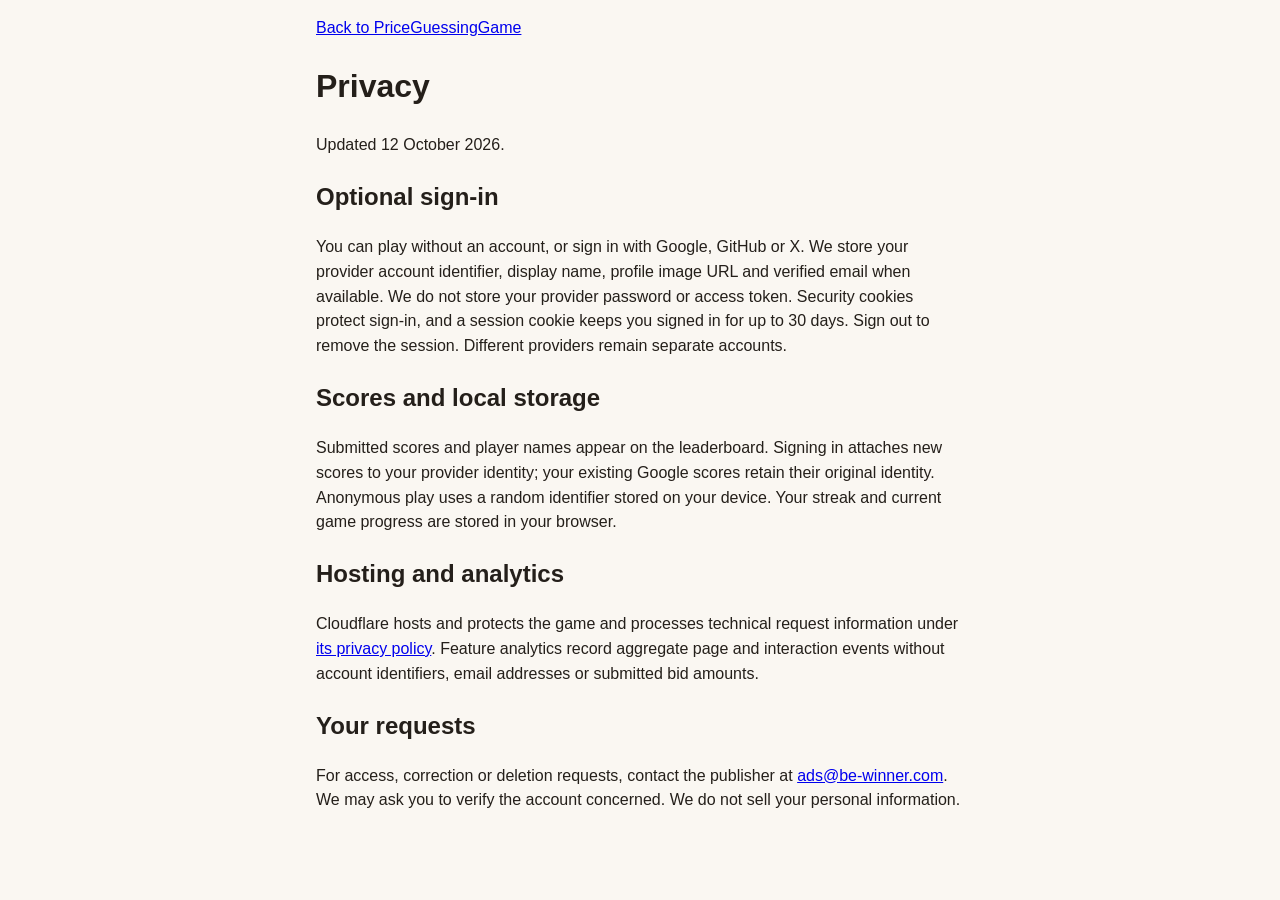
<file: privacy.html>
<!doctype html>
<html lang="en">
<head>
  <meta charset="utf-8">
  <meta name="viewport" content="width=device-width,initial-scale=1">
  <title>Privacy | PriceGuessingGame</title>
  <link rel="canonical" href="https://priceguessinggame.com/privacy">
  <link rel="stylesheet" href="/style.css">
</head>
<body>
<main class="wrap">
  <p><a href="/">Back to PriceGuessingGame</a></p>
  <h1>Privacy</h1>
  <p>Updated 12 October 2026.</p>
  <h2>Optional sign-in</h2>
  <p>You can play without an account, or sign in with Google, GitHub or X. We store your provider account identifier, display name, profile image URL and verified email when available. We do not store your provider password or access token. Security cookies protect sign-in, and a session cookie keeps you signed in for up to 30 days. Sign out to remove the session. Different providers remain separate accounts.</p>
  <h2>Scores and local storage</h2>
  <p>Submitted scores and player names appear on the leaderboard. Signing in attaches new scores to your provider identity; your existing Google scores retain their original identity. Anonymous play uses a random identifier stored on your device. Your streak and current game progress are stored in your browser.</p>
  <h2>Hosting and analytics</h2>
  <p>Cloudflare hosts and protects the game and processes technical request information under <a href="https://www.cloudflare.com/privacypolicy/">its privacy policy</a>. Feature analytics record aggregate page and interaction events without account identifiers, email addresses or submitted bid amounts.</p>
  <h2>Your requests</h2>
  <p>For access, correction or deletion requests, contact the publisher at <a href="mailto:ads@be-winner.com">ads@be-winner.com</a>. We may ask you to verify the account concerned. We do not sell your personal information.</p>
</main>
</body>
</html>
</file>
<file: style.css>
/* Price Guessing Game — styles
 * Mobile-first, warm auction vibe, zero external requests (system font stack).
 */
:root {
  --bg: #faf7f2;
  --card: #ffffff;
  --ink: #241f1a;
  --muted: #7a6f63;
  --accent: #e8590c;
  --accent-dark: #c94a08;
  --accent-soft: #ffe8d9;
  --line: #e9e0d4;
  --green: #2f9e44;
  --yellow: #e8b004;
  --orange: #f08c00;
  --red: #e03131;
  --radius: 16px;
  --shadow: 0 4px 20px rgba(60, 40, 20, 0.08);
}

* { box-sizing: border-box; }

[hidden] { display: none !important; }

html { -webkit-text-size-adjust: 100%; }

body {
  margin: 0;
  background: var(--bg);
  color: var(--ink);
  font-family: -apple-system, BlinkMacSystemFont, "Segoe UI", Roboto, "Helvetica Neue", Arial, sans-serif;
  line-height: 1.55;
}

.wrap { max-width: 680px; margin: 0 auto; padding: 0 16px; }

.skip {
  position: absolute; left: -9999px; top: 0;
  background: var(--accent); color: #fff; padding: 8px 14px; border-radius: 0 0 8px 0; z-index: 99;
}
.skip:focus { left: 0; }

/* ---------- Header ---------- */
.site-header {
  background: var(--card);
  border-bottom: 3px solid var(--accent);
  position: sticky; top: 0; z-index: 10;
}
.header-inner { display: flex; align-items: center; justify-content: space-between; padding: 10px 16px; }
.brand { font-size: 1.05rem; font-weight: 800; text-decoration: none; color: var(--ink); letter-spacing: -0.02em; }
.brand span { color: var(--accent); }
.site-nav a { color: var(--muted); text-decoration: none; font-size: 0.9rem; margin-left: 16px; }
.site-nav a:hover { color: var(--accent); }
.auth-area { display: flex; align-items: center; gap: 10px; margin-left: 18px; min-height: 32px; }
.oauth-buttons { display: flex; align-items: center; gap: 6px; flex-wrap: wrap; }
.oauth-button { display: inline-block; border: 1px solid var(--line); border-radius: 999px; padding: 4px 9px; color: var(--ink); background: var(--card); font-size: 0.72rem; font-weight: 600; text-decoration: none; white-space: nowrap; }
.oauth-button:hover { border-color: var(--accent); color: var(--accent-dark); }
.user-chip { display: inline-flex; align-items: center; gap: 7px; font-size: 0.85rem; font-weight: 600; color: var(--ink); }
.user-pic { width: 26px; height: 26px; border-radius: 50%; border: 2px solid var(--accent-soft, #ffd8a8); }
.logout-btn {
  border: 1px solid var(--muted); background: none; color: var(--muted);
  font-size: 0.75rem; padding: 3px 9px; border-radius: 999px; cursor: pointer;
}
.logout-btn:hover { color: var(--accent); border-color: var(--accent); }
@media (max-width: 640px) {
  .site-nav a:first-child { display: none; }
  .auth-area { margin-left: 10px; }
}

/* ---------- Hero ---------- */
.hero { text-align: center; padding: 28px 16px 8px; }
.hero h1 {
  margin: 0 0 6px;
  font-size: clamp(1.8rem, 6vw, 2.6rem);
  letter-spacing: -0.03em;
}
.tagline { margin: 0 auto; max-width: 34em; color: var(--muted); font-size: 1.02rem; }
.tagline strong { color: var(--ink); }

.stats { display: flex; justify-content: center; gap: 12px; margin-top: 18px; flex-wrap: wrap; }
.stat {
  background: var(--card); border: 1px solid var(--line); border-radius: 12px;
  padding: 8px 18px; min-width: 92px; box-shadow: var(--shadow);
}
.stat-num { display: block; font-size: 1.3rem; font-weight: 800; }
.stat-label { font-size: 0.75rem; color: var(--muted); }

/* ---------- Game ---------- */
.game { padding: 20px 16px 8px; }

.unit-head { display: flex; justify-content: space-between; align-items: flex-end; margin-bottom: 12px; }
.unit-title { font-weight: 800; font-size: 1.15rem; }
.unit-date { color: var(--muted); font-size: 0.85rem; }

.progress { display: flex; gap: 6px; padding-bottom: 4px; }
.dot {
  width: 12px; height: 12px; border-radius: 50%;
  background: var(--line); display: inline-block; transition: transform 0.15s;
}
.dot-current { transform: scale(1.35); box-shadow: 0 0 0 2px var(--accent-soft); }
.dot-t-green { background: var(--green); }
.dot-t-yellow { background: var(--yellow); }
.dot-t-orange { background: var(--orange); }
.dot-t-red { background: var(--red); }
.unit-side { display: flex; flex-direction: column; align-items: flex-end; gap: 8px; }
.closer-entry {
  border: 1px dashed var(--accent); background: var(--accent-soft); color: var(--accent-dark);
  font-size: 0.78rem; font-weight: 700; padding: 4px 10px; border-radius: 999px; cursor: pointer;
}
.closer-entry:hover { background: var(--accent); color: #fff; }

/* ---------- Close Call mode ---------- */
.closer-card { text-align: center; }
.closer-title { margin: 0 0 6px; font-size: 1.3rem; }
.closer-sub { color: var(--muted); margin: 0 0 14px; font-size: 0.92rem; }
.closer-history { list-style: none; margin: 14px 0 0; padding: 0; display: flex; flex-direction: column; gap: 6px; }
.closer-history li {
  display: flex; align-items: center; justify-content: center; gap: 12px;
  font-size: 1.05rem; font-weight: 700; padding: 8px 12px; border-radius: 8px;
}
.cl-guess { min-width: 90px; text-align: right; }
.cl-arrow { min-width: 22px; text-align: center; }
.cl-off { font-size: 0.78rem; font-weight: 600; opacity: 0.85; min-width: 84px; text-align: left; }
.cl-green { background: #d3f9d8; color: #2b8a3e; }
.cl-yellow { background: #fff3bf; color: #e67700; }
.cl-red { background: #ffe3e3; color: #c92a2a; }
.closer-stats-line { font-size: 0.85rem; color: var(--muted); margin: 14px 0 0; }
.mode-btns { display: flex; gap: 6px; flex-wrap: nowrap; justify-content: flex-end; overflow-x: auto; max-width: 100%; }

/* Close Call guess distribution (Wordle-style bars) */
.closer-dist { list-style: none; margin: 12px 0 0; padding: 0; display: flex; flex-direction: column; gap: 4px; max-width: 340px; margin-left: auto; margin-right: auto; }
.closer-dist .cd-title { font-size: 0.78rem; font-weight: 700; color: var(--muted); text-transform: uppercase; letter-spacing: 0.05em; margin-bottom: 2px; }
.closer-dist li { display: flex; align-items: center; gap: 8px; font-size: 0.85rem; }
.cd-label { font-weight: 800; min-width: 14px; text-align: right; color: var(--ink); }
.cd-bar-wrap { flex: 1; background: var(--line); border-radius: 4px; overflow: hidden; }
.cd-bar { display: block; height: 16px; background: var(--green); border-radius: 4px; }
.cd-count { min-width: 22px; font-weight: 700; color: var(--ink); }

/* Battle Royale */
.br-round-line { font-size: 0.95rem; font-weight: 800; color: var(--accent-dark); background: var(--accent-soft); border-radius: 999px; padding: 6px 14px; display: inline-block; margin: 0 0 12px; }
.br-challenge { font-size: 0.92rem; font-weight: 800; color: #fff; background: var(--accent); border-radius: 8px; padding: 8px 12px; margin: 0 0 10px; }
.br-result .btn-primary { margin-top: 12px; }
.br-prog { text-transform: none; letter-spacing: 0; color: var(--muted); font-weight: 700; }
.br-result { margin: 10px 0 0; }
.br-board-wrap { margin-top: 16px; }
.br-board-title { font-size: 0.85rem; font-weight: 800; color: var(--muted); text-transform: uppercase; letter-spacing: 0.05em; margin: 0 0 8px; }
.br-board li { justify-content: flex-start; text-align: left; background: var(--bg); border: 1px solid var(--line); }
.br-board .lb-name { flex: 1; text-align: left; overflow: hidden; text-overflow: ellipsis; white-space: nowrap; }
.br-board .lb-meta { font-size: 0.75rem; }
.br-board .lb-pts { font-size: 0.9rem; }

.card {
  background: var(--card); border: 1px solid var(--line); border-radius: var(--radius);
  box-shadow: var(--shadow); padding: 22px 20px; text-align: center;
}

.item-emoji { font-size: 3.4rem; line-height: 1.15; margin-bottom: 6px; }
.item-name { margin: 0 0 4px; font-size: 1.25rem; letter-spacing: -0.01em; }
.item-desc { color: var(--muted); margin: 0 0 18px; font-size: 0.95rem; }

.bid-row { display: flex; gap: 8px; justify-content: center; align-items: stretch; flex-wrap: wrap; }
.bid-label { width: 100%; font-size: 0.8rem; color: var(--muted); text-transform: uppercase; letter-spacing: 0.06em; margin-bottom: 2px; }
.bid-input-wrap {
  position: relative; display: flex; align-items: center;
  border: 2px solid var(--line); border-radius: 12px; background: #fff;
  transition: border-color 0.15s;
}
.bid-input-wrap:focus-within { border-color: var(--accent); }
.bid-prefix { padding-left: 14px; color: var(--muted); font-weight: 700; }
.bid-input-wrap input {
  border: none; outline: none; font-size: 1.15rem; font-weight: 700;
  padding: 12px 14px; width: 140px; background: transparent; color: var(--ink);
  font-family: inherit;
}
.bid-input-wrap input::-webkit-outer-spin-button,
.bid-input-wrap input::-webkit-inner-spin-button { -webkit-appearance: none; margin: 0; }
.bid-input-wrap input[type="number"] { -moz-appearance: textfield; appearance: textfield; }

.btn {
  border: none; border-radius: 12px; font-size: 1rem; font-weight: 700;
  padding: 13px 22px; cursor: pointer; font-family: inherit; transition: transform 0.1s, background 0.15s;
}
.btn:active { transform: scale(0.97); }
.btn-primary { background: var(--accent); color: #fff; }
.btn-primary:hover { background: var(--accent-dark); }
.btn-ghost { background: transparent; color: var(--accent); border: 2px solid var(--accent); padding: 11px 20px; }
.btn-ghost:hover { background: var(--accent-soft); }

.bid-hint { color: var(--red); font-size: 0.85rem; min-height: 1.2em; margin: 10px 0 0; }

/* ---------- Reveal ---------- */
.reveal-tier { font-size: 1.5rem; font-weight: 800; margin-bottom: 4px; }
.t-green { color: var(--green); }
.t-yellow { color: #b98a00; }
.t-orange { color: var(--orange); }
.t-red { color: var(--red); }
.reveal-price { font-size: 2.6rem; font-weight: 800; letter-spacing: -0.03em; margin: 2px 0 6px; }
.reveal-line { color: var(--muted); font-size: 0.95rem; }
.reveal-label { margin-top: 2px; font-weight: 700; }
.reveal-score { color: var(--muted); margin: 6px 0 16px; font-size: 1.05rem; }

/* ---------- Results ---------- */
.results-title { margin: 0 0 4px; font-size: 1.4rem; }
.results-score { font-size: 2.2rem; font-weight: 800; color: var(--accent); margin-bottom: 14px; letter-spacing: -0.02em; }
.results-list { list-style: none; padding: 0; margin: 0 0 18px; text-align: left; }
.results-list li {
  display: flex; align-items: center; gap: 10px;
  padding: 9px 12px; border-radius: 10px; margin-bottom: 6px;
  background: var(--bg); border: 1px solid var(--line); font-size: 0.92rem;
}
.rl-emoji { font-size: 1rem; flex-shrink: 0; }
.rl-name { flex: 1; min-width: 0; overflow: hidden; text-overflow: ellipsis; white-space: nowrap; }
.rl-pts { font-weight: 800; flex-shrink: 0; color: var(--muted); }

.results-card .btn-primary { width: 100%; }
.share-hint { color: var(--green); font-size: 0.9rem; min-height: 1.3em; margin: 8px 0; white-space: pre-line; }
.results-card .btn-ghost { width: 100%; margin-top: 8px; }
.countdown { margin-top: 16px; color: var(--muted); font-size: 0.95rem; }

/* ---------- Rank & identity ---------- */
.rank-line {
  margin: 0 0 14px; padding: 9px 12px;
  background: var(--accent-soft); border-radius: 10px;
  font-weight: 700; color: var(--accent-dark); font-size: 0.98rem;
}
.name-chip {
  display: inline-block; margin: 4px 0 0; padding: 4px 10px;
  background: transparent; border: 1px dashed var(--line); border-radius: 999px;
  color: var(--muted); font-size: 0.8rem; cursor: pointer; font-family: inherit;
}
.name-chip:hover { border-color: var(--accent); color: var(--accent); }
.rl-avg {
  flex-shrink: 0; font-size: 0.72rem; color: var(--muted);
  background: var(--accent-soft); border-radius: 999px; padding: 2px 8px;
}

/* ---------- Leaderboard ---------- */
.lb-intro { color: var(--muted); margin: 0 0 10px; }
.lb-stats { font-weight: 700; color: var(--accent-dark); margin: 0 0 16px; }
.lb-grid { display: grid; grid-template-columns: 1fr; gap: 16px; }
@media (min-width: 620px) { .lb-grid { grid-template-columns: 1fr 1fr; } }
.lb-col {
  background: var(--card); border: 1px solid var(--line); border-radius: var(--radius);
  box-shadow: var(--shadow); padding: 18px 16px;
}
.lb-col h3 { margin: 0 0 10px; font-size: 1rem; }
.lb-list { list-style: none; margin: 0; padding: 0; }
.lb-list li {
  display: flex; align-items: center; gap: 8px;
  padding: 7px 8px; border-radius: 8px; font-size: 0.9rem;
}
.lb-list li:nth-child(odd) { background: var(--bg); }
.lb-list li.lb-me { background: var(--accent-soft); }
.lb-rank { width: 30px; flex-shrink: 0; font-weight: 800; text-align: center; }
.lb-name { flex: 1; min-width: 0; overflow: hidden; text-overflow: ellipsis; white-space: nowrap; font-weight: 600; }
.lb-meta { flex-shrink: 0; color: var(--muted); font-size: 0.75rem; }
.lb-pts { flex-shrink: 0; font-weight: 800; color: var(--accent); }
.lb-empty { color: var(--muted); justify-content: center; }

.hero-tight { padding: 14px 16px 0; }
.hero-tight h1 { font-size: clamp(1.2rem, 4vw, 1.55rem); margin-bottom: 2px; }
.hero-tight .tagline { font-size: 0.92rem; }
.closer-entry.is-on { background: var(--accent); color: #fff; border-style: solid; }

/* ---------- Rummage lot (sealed door → pull finds) ---------- */
.lot {
  padding: 0; border: 2px solid #3a2414; border-radius: 12px; overflow: hidden;
  background: #120e0b; color: #f3e6d4;
  box-shadow: 0 12px 40px rgba(40, 20, 8, 0.35); text-align: center;
}
.lot-stage { background: #120e0b; }
.unit-bay {
  position: relative; height: 380px; overflow: hidden;
  background: #0e0b09;
}
.lot-stage.is-open .unit-bay { height: auto; min-height: 300px; overflow: visible; }
.lot-stage.is-open .unit-inside { position: relative; min-height: 260px; padding-top: 48px; }
.unit-door {
  position: absolute; inset: 0; z-index: 3;
  display: flex; flex-direction: column; align-items: center; justify-content: center;
  padding: 18px 16px 28px;
  background: repeating-linear-gradient(180deg, #d45e14 0 17px, #b84c0e 17px 20px);
  box-shadow: inset 0 0 0 10px #6b2e08, inset 0 -18px 0 #4a1e06;
  transform-origin: 50% 0;
  transition: transform 0.55s cubic-bezier(.2, .8, .2, 1);
}
.lot-stage.is-open .unit-door { transform: translateY(-86%); }
.lot-stage.is-done .unit-bay { display: none; }
.unit-door.rg-shake { animation: rg-shake 0.45s ease; }
@keyframes rg-shake {
  0%, 100% { transform: translateY(0) rotate(0); }
  20% { transform: translateY(4px) rotate(-0.6deg); }
  40% { transform: translateY(-3px) rotate(0.5deg); }
  60% { transform: translateY(3px); }
}
.lot-stage.is-open .unit-door.rg-shake {
  animation: rg-shake-open 0.4s ease;
}
@keyframes rg-shake-open {
  0%, 100% { transform: translateY(-86%); }
  30% { transform: translateY(-84%) rotate(-0.4deg); }
  60% { transform: translateY(-87%); }
}
.unit-num {
  font-size: 0.78rem; font-weight: 800; letter-spacing: 0.18em;
  text-transform: uppercase; color: #3a1606; margin-bottom: 6px;
}
.unit-hammer-kicker {
  font-size: 0.72rem; font-weight: 700; letter-spacing: 0.12em;
  text-transform: uppercase; color: #3a1606;
}
.unit-hammer {
  font-size: clamp(2.2rem, 8vw, 3rem); font-weight: 800; letter-spacing: -0.04em;
  color: #1a0c04; line-height: 1.05; margin: 2px 0 10px;
  text-shadow: 0 1px 0 rgba(255, 220, 180, 0.35);
}
.unit-peek {
  list-style: none; margin: 0; padding: 0; max-width: 22em;
  font-size: 0.82rem; font-weight: 600; color: #3a1606; text-align: left;
}
.unit-peek li { margin: 0 0 4px; padding-left: 1em; position: relative; }
.unit-peek li::before { content: "·"; position: absolute; left: 0; }
.unit-inside {
  position: absolute; inset: 0; z-index: 1;
  display: flex; flex-direction: column; align-items: center; justify-content: flex-end;
  padding: 54px 14px 12px;
  background:
    radial-gradient(ellipse at 50% 18%, #5a3d1e 0%, transparent 42%),
    linear-gradient(180deg, #1a120c 0%, #0e0b09 100%);
  color: #f6ead8;
}
.lot .rg-pnl { width: 100%; margin: 0 0 8px; display: grid; grid-template-columns: 1fr 1fr 1fr; gap: 6px; }
.lot .rg-pnl-cell {
  background: #241810; border: 1px solid #4a3424; border-radius: 10px;
  padding: 8px 6px; font-size: 0.72rem; color: #c4b09a;
}
.lot .rg-pnl-cell strong { display: block; font-size: 1.02rem; color: #f6ead8; margin-top: 2px; }
.lot .rg-pnl-num { font-weight: 800; font-size: 0.92rem; color: #f6ead8; }
.lot .t-green { color: #8ce99a; }
.lot .t-red { color: #ff8787; }
.lot .t-yellow { color: #ffd43b; }
.lot .item-name { color: #f6ead8; }
.lot .item-desc { color: #c4b09a; }
.lot .reveal-price { color: #ffd8a8; }
.lot .rg-find-note { color: #c4b09a; }
.lot .rg-remain { color: #c4b09a; margin: 4px 0 8px; }
.lot .rg-offer {
  background: #3a2410; border: 1px solid #e8590c; color: #f6ead8;
  width: 100%; max-width: 28em; border-radius: 12px; padding: 12px 14px; margin: 8px 0 0;
}
.lot .rg-offer p { color: #f6ead8; margin: 0 0 10px; font-weight: 600; }
.rg-offer-btns { display: flex; gap: 8px; flex-wrap: wrap; justify-content: center; }
.rg-find { margin: 4px 0 6px; width: 100%; }
.rg-find.rg-find-pop { animation: rg-pop 0.35s cubic-bezier(.2, 1.4, .4, 1); }
@keyframes rg-pop {
  0% { transform: scale(0.84) translateY(8px); opacity: 0; }
  100% { transform: scale(1) translateY(0); opacity: 1; }
}
.lot-actions { padding: 12px 14px 14px; }
.btn-cut {
  width: 100%; border: none; border-radius: 10px;
  background: #ffb703; color: #1a0c04;
  font-size: 1.15rem; font-weight: 800; letter-spacing: 0.02em;
  padding: 16px 18px; min-height: 52px; cursor: pointer; font-family: inherit;
}
.btn-cut:hover { background: #ffc933; }
.btn-cut:active { transform: scale(0.98); }
.btn-cut:disabled { opacity: 0.55; cursor: default; transform: none; }
.btn-pass {
  display: inline-block; margin-top: 8px;
  background: none; border: none; color: #c4b09a;
  font-size: 0.88rem; font-weight: 700; cursor: pointer; font-family: inherit;
  min-height: 44px; padding: 8px 12px;
}
.btn-pass:hover { color: #ffb703; }
.haul {
  list-style: none; margin: 12px 0 0; padding: 0;
  display: grid; grid-template-columns: repeat(5, 1fr); gap: 6px;
}
.haul li {
  aspect-ratio: 1; display: flex; align-items: center; justify-content: center;
  background: #1a1410; border: 1px dashed #5a4a38; border-radius: 8px;
  font-size: 1.35rem;
}
.haul li.filled { border-style: solid; border-color: #e8590c; background: #2a1c12; }
.lot #rg-result { padding: 18px 16px 16px; color: #f6ead8; }
.lot #rg-result .results-score { color: #ffb703; }
.lot #rg-result .reveal-line { color: #c4b09a; }
.lot #rg-result .results-list li {
  background: #1a1410; border-color: #4a3424; color: #f6ead8;
}
.lot .share-hint { color: #8ce99a; }
.lot-quiz { width: 100%; color: #7a6f63; }
.lot + .closer-stats-line, .lot .closer-stats-line { color: #c4b09a; padding: 0 12px; }
#rg-stats-line { color: #7a6f63; }
@media (prefers-reduced-motion: reduce) {
  .unit-door { transition: none; }
  .unit-door.rg-shake, .lot-stage.is-open .unit-door.rg-shake, .rg-find.rg-find-pop { animation: none; }
}

/* ---------- Content sections ---------- */
.section { padding: 34px 16px 10px; }
.section h2 { font-size: 1.45rem; letter-spacing: -0.02em; margin: 0 0 14px; }

.howto { padding-left: 20px; margin: 0 0 12px; }
.howto li { margin-bottom: 10px; }
.howto-note { color: var(--muted); font-size: 0.95rem; }

details {
  background: var(--card); border: 1px solid var(--line); border-radius: 12px;
  padding: 12px 16px; margin-bottom: 8px;
}
summary { font-weight: 700; cursor: pointer; }
details p { margin: 10px 0 2px; color: var(--muted); }

/* ---------- Footer ---------- */
.site-footer {
  margin-top: 44px; padding: 26px 0 34px;
  border-top: 1px solid var(--line); color: var(--muted); font-size: 0.88rem;
  text-align: center;
}
.foot-note { font-size: 0.8rem; opacity: 0.8; }

/* ---------- Desktop polish ---------- */
@media (min-width: 560px) {
  .card { padding: 30px 34px; }
  .item-emoji { font-size: 4.2rem; }
  .results-card .btn-primary, .results-card .btn-ghost { width: auto; padding: 13px 34px; }
}
</file>
